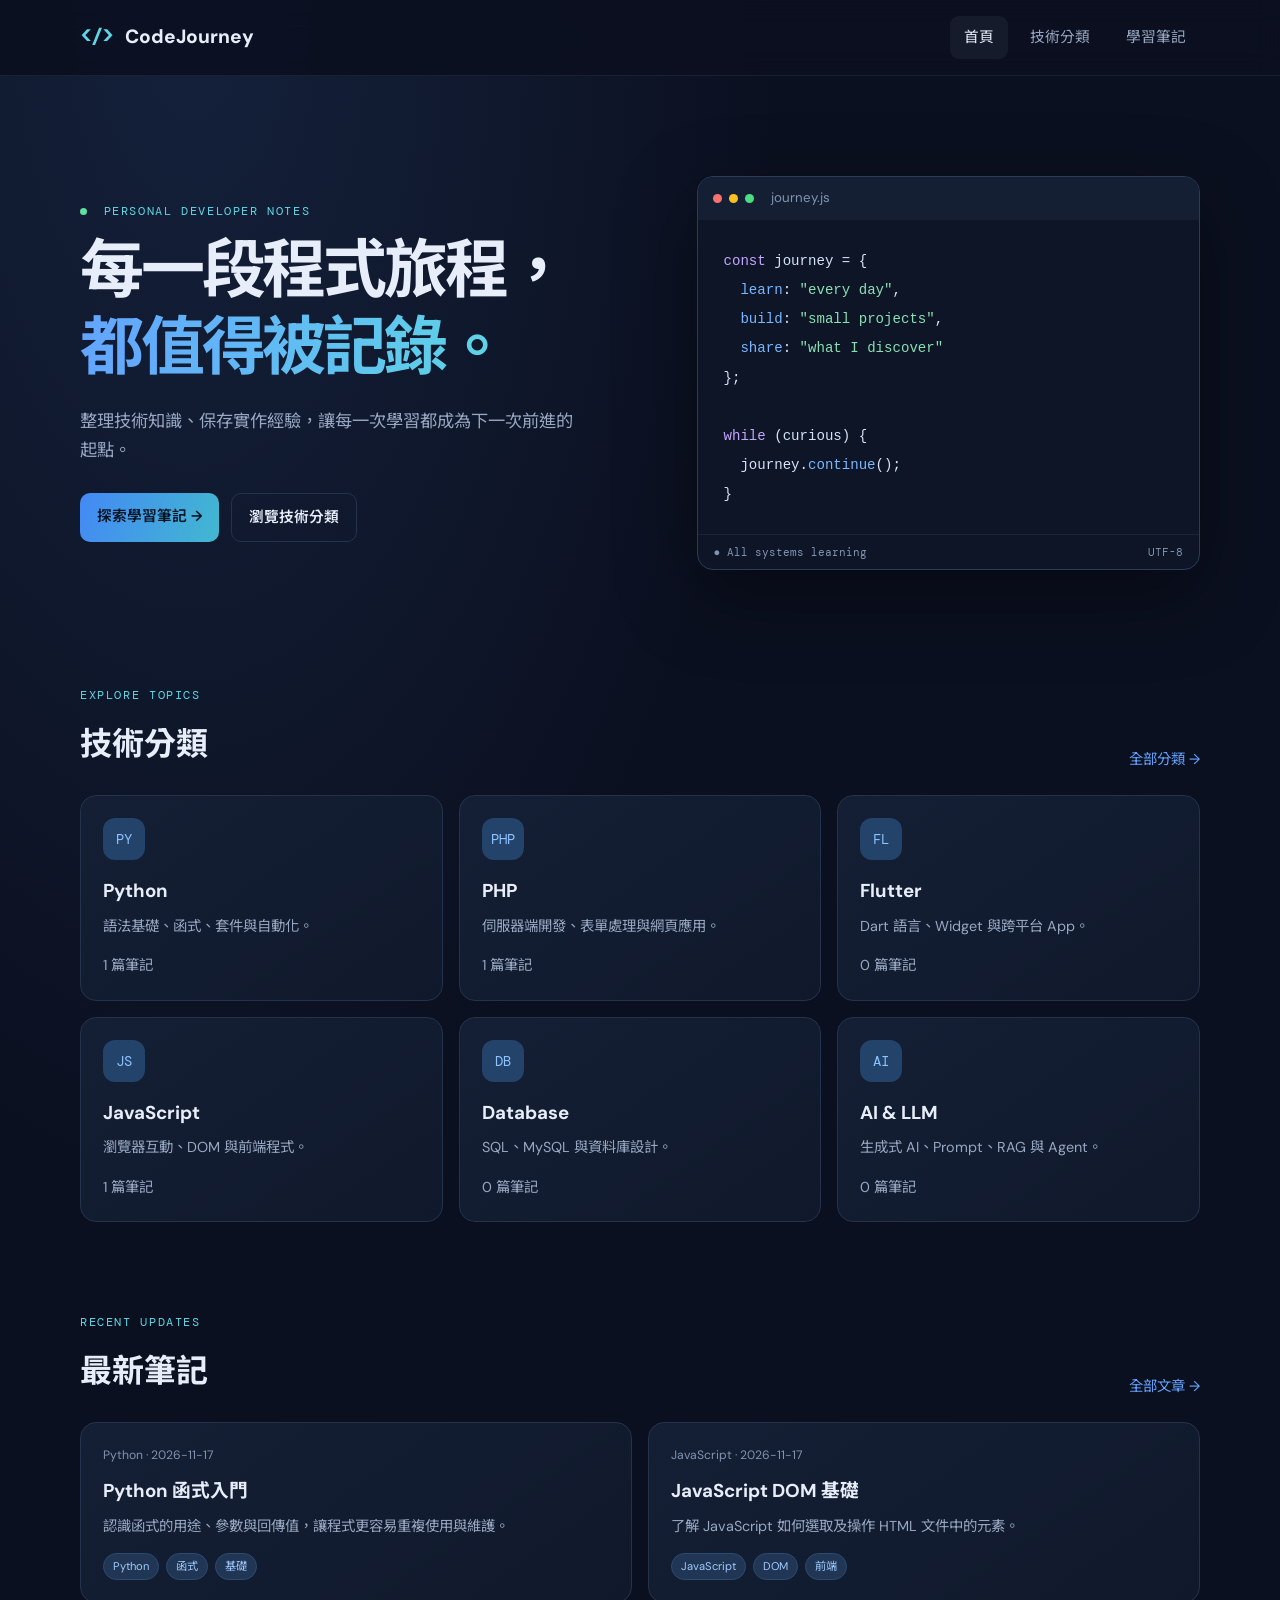
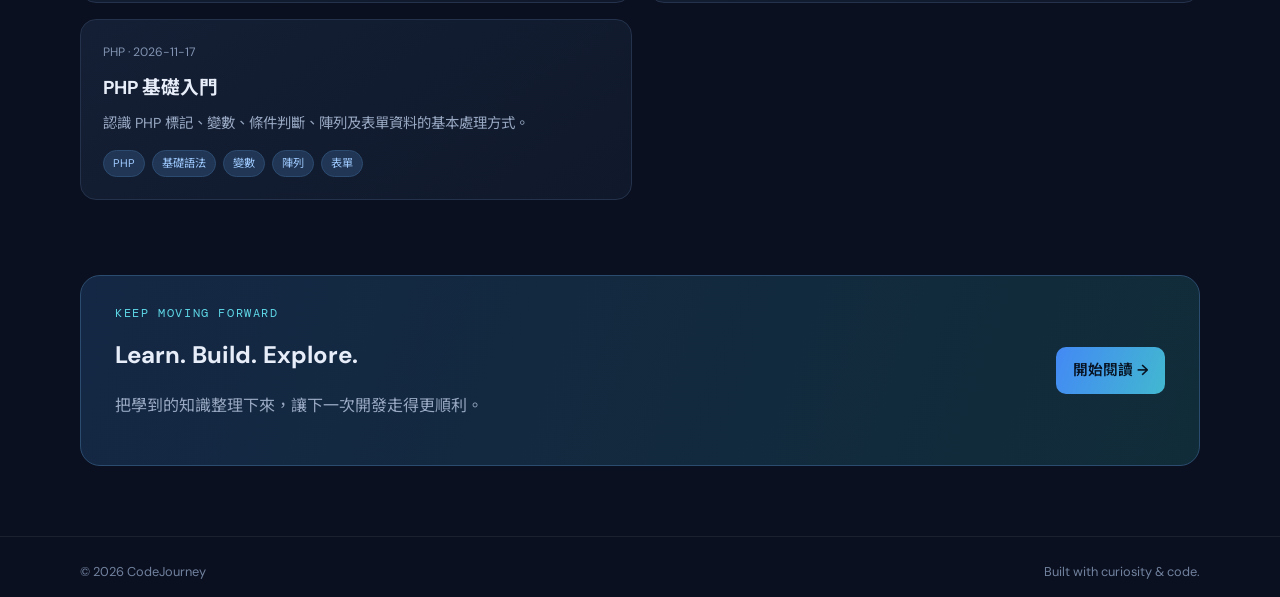
<file: index.html>
<!doctype html>
<html lang="zh-Hant"><head><meta charset="utf-8"><meta name="viewport" content="width=device-width,initial-scale=1"><meta name="description" content="CodeJourney 程式技術學習筆記"><title>CodeJourney｜程式學習紀錄</title><link rel="stylesheet" href="assets/css/style.css"></head>
<body>
<header class="site-header"><a class="brand" href="index.html"><span class="brand-mark">&lt;/&gt;</span> CodeJourney</a><button class="menu-toggle" aria-label="開啟導覽選單" aria-expanded="false">☰</button><nav class="main-nav"><a class="active" href="index.html">首頁</a><a href="categories.html">技術分類</a><a href="articles.html">學習筆記</a></nav></header>
<main><section class="hero container"><div><p class="eyebrow"><span class="status-dot"></span> PERSONAL DEVELOPER NOTES</p><h1>每一段程式旅程，<br><span class="gradient-text">都值得被記錄。</span></h1><p class="hero-description">整理技術知識、保存實作經驗，讓每一次學習都成為下一次前進的起點。</p><div class="hero-actions"><a class="button button-primary" href="articles.html">探索學習筆記 →</a><a class="button button-quiet" href="categories.html">瀏覽技術分類</a></div></div>
<div class="code-window"><div class="window-bar"><i></i><i></i><i></i><small>journey.js</small></div><pre><code><span class="purple">const</span> journey = {
  <span class="blue">learn</span>: <span class="green">"every day"</span>,
  <span class="blue">build</span>: <span class="green">"small projects"</span>,
  <span class="blue">share</span>: <span class="green">"what I discover"</span>
};

<span class="purple">while</span> (curious) {
  journey.<span class="blue">continue</span>();
}</code></pre><div class="code-footer">● All systems learning <span>UTF-8</span></div></div></section>
<section class="container section-block"><div class="section-heading"><div><p class="eyebrow">EXPLORE TOPICS</p><h2>技術分類</h2></div><a class="text-link" href="categories.html">全部分類 →</a></div><div id="home-categories" class="category-grid"></div></section>
<section class="container section-block"><div class="section-heading"><div><p class="eyebrow">RECENT UPDATES</p><h2>最新筆記</h2></div><a class="text-link" href="articles.html">全部文章 →</a></div><div id="home-articles" class="article-grid"></div></section>
<section class="container callout"><div><p class="eyebrow">KEEP MOVING FORWARD</p><h2>Learn. Build. Explore.</h2><p>把學到的知識整理下來，讓下一次開發走得更順利。</p></div><a class="button button-primary" href="articles.html">開始閱讀 →</a></section></main>
<footer class="site-footer"><span>© <span id="year"></span> CodeJourney</span><span>Built with curiosity & code.</span></footer><script src="assets/js/main.js"></script><script src="assets/js/home.js"></script></body></html>
</file>
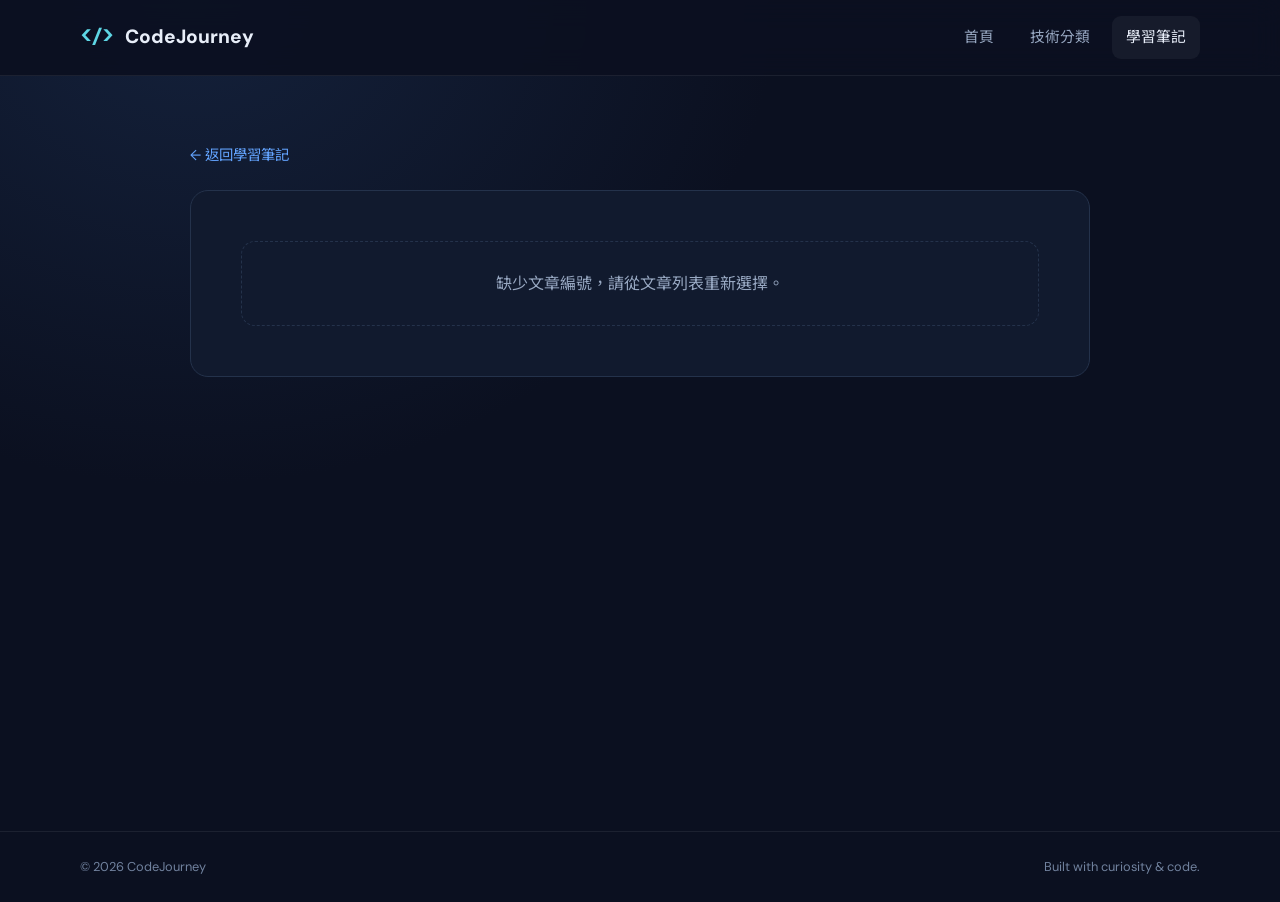
<file: article.html>
<!doctype html><html lang="zh-Hant"><head><meta charset="utf-8"><meta name="viewport" content="width=device-width,initial-scale=1"><title>文章內容｜CodeJourney</title><link rel="stylesheet" href="assets/css/style.css"></head><body><header class="site-header"><a class="brand" href="index.html"><span class="brand-mark">&lt;/&gt;</span> CodeJourney</a><button class="menu-toggle" aria-label="開啟導覽選單" aria-expanded="false">☰</button><nav class="main-nav"><a href="index.html">首頁</a><a href="categories.html">技術分類</a><a class="active" href="articles.html">學習筆記</a></nav></header><main class="container page-main article-page"><a class="back-link" href="articles.html">← 返回學習筆記</a><article id="article-content" class="article-content"><p class="muted">正在載入文章...</p></article></main><footer class="site-footer"><span>© <span id="year"></span> CodeJourney</span><span>Built with curiosity & code.</span></footer><script src="assets/js/main.js"></script><script src="assets/js/article.js"></script></body></html>
</file>
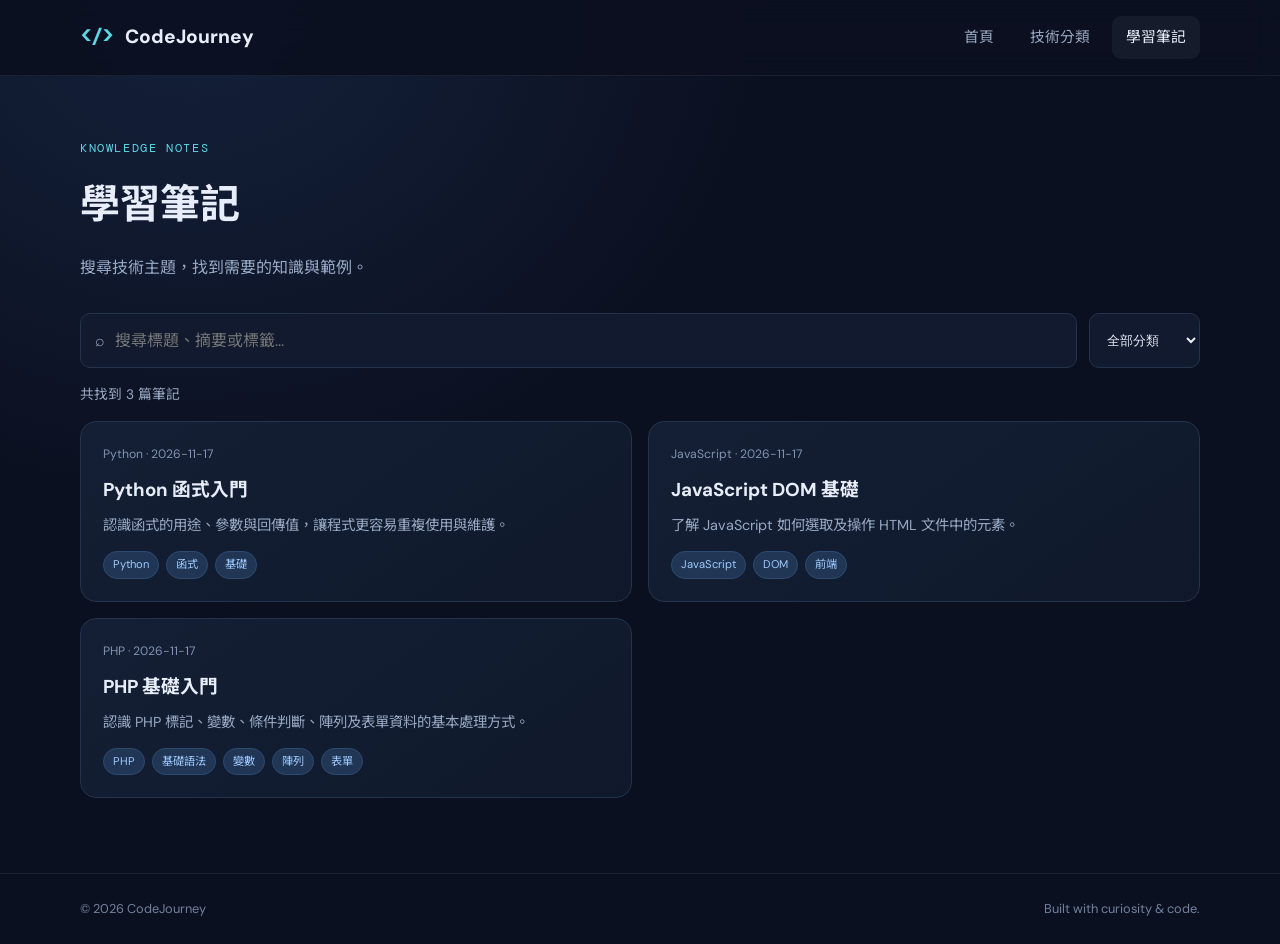
<file: articles.html>
<!doctype html><html lang="zh-Hant"><head><meta charset="utf-8"><meta name="viewport" content="width=device-width,initial-scale=1"><title>學習筆記｜CodeJourney</title><link rel="stylesheet" href="assets/css/style.css"></head><body><header class="site-header"><a class="brand" href="index.html"><span class="brand-mark">&lt;/&gt;</span> CodeJourney</a><button class="menu-toggle" aria-label="開啟導覽選單" aria-expanded="false">☰</button><nav class="main-nav"><a href="index.html">首頁</a><a href="categories.html">技術分類</a><a class="active" href="articles.html">學習筆記</a></nav></header><main class="container page-main"><div class="page-intro"><p class="eyebrow">KNOWLEDGE NOTES</p><h1>學習筆記</h1><p>搜尋技術主題，找到需要的知識與範例。</p></div><div class="filter-bar"><label class="search-box">⌕ <input id="article-search" type="search" placeholder="搜尋標題、摘要或標籤..." aria-label="搜尋文章"></label><select id="category-filter" aria-label="依分類篩選"><option value="all">全部分類</option></select></div><p id="result-count" class="result-count"></p><div id="article-list" class="article-grid"></div></main><footer class="site-footer"><span>© <span id="year"></span> CodeJourney</span><span>Built with curiosity & code.</span></footer><script src="assets/js/main.js"></script><script src="assets/js/articles.js"></script></body></html>
</file>
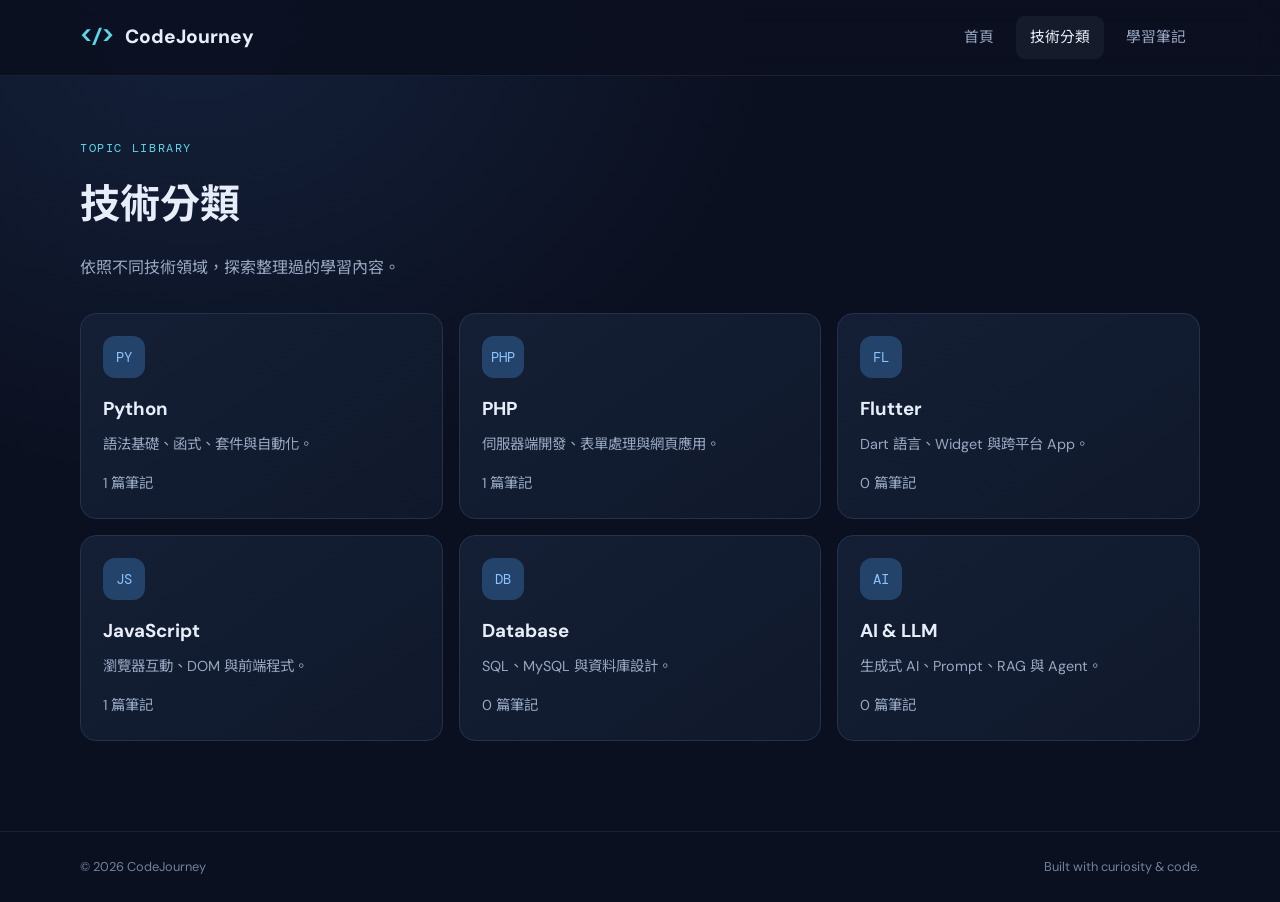
<file: categories.html>
<!doctype html><html lang="zh-Hant"><head><meta charset="utf-8"><meta name="viewport" content="width=device-width,initial-scale=1"><title>技術分類｜CodeJourney</title><link rel="stylesheet" href="assets/css/style.css"></head><body><header class="site-header"><a class="brand" href="index.html"><span class="brand-mark">&lt;/&gt;</span> CodeJourney</a><button class="menu-toggle" aria-label="開啟導覽選單" aria-expanded="false">☰</button><nav class="main-nav"><a href="index.html">首頁</a><a class="active" href="categories.html">技術分類</a><a href="articles.html">學習筆記</a></nav></header><main class="container page-main"><div class="page-intro"><p class="eyebrow">TOPIC LIBRARY</p><h1>技術分類</h1><p>依照不同技術領域，探索整理過的學習內容。</p></div><div id="category-list" class="category-grid"></div></main><footer class="site-footer"><span>© <span id="year"></span> CodeJourney</span><span>Built with curiosity & code.</span></footer><script src="assets/js/main.js"></script><script src="assets/js/categories.js"></script></body></html>
</file>
<file: assets/css/style.css>
@import url("https://fonts.googleapis.com/css2?family=DM+Mono:wght@400;500&family=DM+Sans:wght@400;500;600;700&family=Noto+Sans+TC:wght@400;500;600;700;800&display=swap");
:root {
  --bg: #0b1020;
  --surface: #111a2e;
  --surface2: #16223a;
  --border: #24324b;
  --text: #e8eef9;
  --muted: #98a8c2;
  --blue: #63a4ff;
  --cyan: #5ed6e5;
  --max: 1120px;
  --radius: 16px;
}
* {
  box-sizing: border-box;
}
body {
  margin: 0;
  background:
    radial-gradient(ellipse at 15% 0%, #14213b 0, transparent 38%), var(--bg);
  color: var(--text);
  font-family: "DM Sans", "Noto Sans TC", sans-serif;
  line-height: 1.7;
}
a {
  color: inherit;
  text-decoration: none;
}
.container {
  width: min(var(--max), calc(100% - 48px));
  margin: auto;
}
.site-header {
  height: 76px;
  display: flex;
  align-items: center;
  justify-content: space-between;
  padding: 0 max(24px, calc((100% - var(--max)) / 2));
  border-bottom: 1px solid #ffffff12;
  background: #0b1020e8;
  position: sticky;
  top: 0;
  z-index: 5;
  backdrop-filter: blur(14px);
}
.brand {
  font-size: 1.2rem;
  font-weight: 800;
}
.brand-mark {
  color: var(--cyan);
  font-family: "DM Mono", monospace;
  margin-right: 8px;
}
.main-nav {
  display: flex;
  gap: 8px;
}
.main-nav a {
  color: var(--muted);
  padding: 9px 14px;
  border-radius: 9px;
  font-size: 0.92rem;
}
.main-nav a:hover,
.main-nav a.active {
  color: var(--text);
  background: #ffffff0d;
}
.menu-toggle {
  display: none;
  background: none;
  color: var(--text);
  border: 1px solid var(--border);
  border-radius: 8px;
  padding: 7px 10px;
}
.hero {
  display: grid;
  grid-template-columns: 1.05fr 0.95fr;
  gap: 60px;
  align-items: center;
  padding-top: 100px;
  padding-bottom: 90px;
  min-height: 540px;
}
.eyebrow {
  font:
    0.72rem "DM Mono",
    monospace;
  letter-spacing: 0.14em;
  color: var(--cyan);
  margin: 0 0 14px;
}
.status-dot {
  display: inline-block;
  width: 7px;
  height: 7px;
  background: #5ee0a0;
  border-radius: 50%;
  margin-right: 8px;
}
.hero h1 {
  font-size: clamp(2.5rem, 5vw, 4.2rem);
  line-height: 1.2;
  letter-spacing: -0.05em;
  margin: 0 0 20px;
}
.gradient-text {
  background: linear-gradient(100deg, var(--blue), var(--cyan));
  color: transparent;
  background-clip: text;
}
.hero-description {
  color: var(--muted);
  max-width: 500px;
  font-size: 1.08rem;
}
.hero-actions {
  display: flex;
  gap: 12px;
  flex-wrap: wrap;
  margin-top: 28px;
}
.button {
  display: inline-flex;
  padding: 11px 17px;
  border-radius: 10px;
  font-weight: 600;
  font-size: 0.92rem;
  gap: 10px;
}
.button-primary {
  background: linear-gradient(110deg, #4389f5, #42b8d0);
  color: #071322;
}
.button-quiet {
  border: 1px solid var(--border);
}
.code-window {
  background: #0d1527;
  border: 1px solid #2b3c5a;
  border-radius: 16px;
  overflow: hidden;
  box-shadow: 0 25px 80px #0006;
}
.window-bar {
  height: 43px;
  background: #151f33;
  display: flex;
  align-items: center;
  gap: 7px;
  padding: 0 15px;
}
.window-bar i {
  width: 9px;
  height: 9px;
  border-radius: 50%;
  background: #f87171;
}
.window-bar i:nth-child(2) {
  background: #fbbf24;
}
.window-bar i:nth-child(3) {
  background: #4ade80;
}
.window-bar small {
  margin-left: 10px;
  color: #8294b3;
}
.code-window pre {
  padding: 26px;
  margin: 0;
  overflow: auto;
  color: #d7e3f7;
  font:
    0.88rem/2 "DM Mono",
    monospace;
}
.purple {
  color: #c4a5ff;
}
.blue {
  color: #79b8ff;
}
.green {
  color: #8be0b2;
}
.code-footer {
  padding: 10px 16px;
  border-top: 1px solid #ffffff10;
  color: #8294b3;
  font:
    0.7rem "DM Mono",
    monospace;
  display: flex;
  justify-content: space-between;
}
.section-block {
  padding: 28px 0 65px;
}
.section-heading {
  display: flex;
  align-items: end;
  justify-content: space-between;
  margin-bottom: 23px;
}
.section-heading h2,
.page-intro h1 {
  font-size: 2rem;
  margin: 0;
}
.text-link,
.back-link {
  color: var(--blue);
  font-size: 0.9rem;
}
.category-grid {
  display: grid;
  grid-template-columns: repeat(3, 1fr);
  gap: 16px;
}
.category-card,
.article-card {
  background: linear-gradient(145deg, #141f35, #10192b);
  border: 1px solid var(--border);
  border-radius: var(--radius);
  padding: 22px;
  transition: 0.2s;
}
.category-card:hover,
.article-card:hover {
  border-color: #477fba;
  transform: translateY(-3px);
}
.category-icon {
  width: 42px;
  height: 42px;
  display: grid;
  place-items: center;
  background: #24436a;
  color: #8dc3ff;
  border-radius: 12px;
  font:
    0.9rem "DM Mono",
    monospace;
  margin-bottom: 15px;
}
.category-card h3,
.article-card h3 {
  margin: 0 0 7px;
}
.category-card p,
.article-card p {
  margin: 0;
  color: var(--muted);
  font-size: 0.9rem;
}
.card-meta {
  display: flex;
  gap: 9px;
  color: #8193b0;
  font-size: 0.76rem;
  margin-bottom: 10px;
}
.article-grid {
  display: grid;
  grid-template-columns: repeat(2, 1fr);
  gap: 16px;
}
.article-card {
  display: block;
}
.tags {
  display: flex;
  gap: 7px;
  flex-wrap: wrap;
  margin-top: 14px;
}
.tag {
  font-size: 0.7rem;
  color: #9fcaff;
  background: #203654;
  border: 1px solid #2c4b70;
  border-radius: 99px;
  padding: 3px 9px;
}
.callout {
  border: 1px solid #2b4c6e;
  background: linear-gradient(110deg, #142744, #112c39);
  border-radius: 20px;
  padding: 30px 34px;
  margin: 10px auto 70px;
  display: flex;
  align-items: center;
  justify-content: space-between;
  gap: 20px;
}
.callout h2 {
  margin: 0;
}
.callout p:last-child {
  color: var(--muted);
}
.site-footer {
  border-top: 1px solid #ffffff12;
  padding: 24px max(24px, calc((100% - var(--max)) / 2));
  display: flex;
  justify-content: space-between;
  color: #71829e;
  font-size: 0.8rem;
}
.page-main {
  min-height: calc(100vh - 145px);
  padding-top: 65px;
  padding-bottom: 75px;
}
.page-intro {
  margin-bottom: 32px;
}
.page-intro h1 {
  font-size: 2.5rem;
}
.page-intro > p:last-child,
.muted {
  color: var(--muted);
}
.filter-bar {
  display: flex;
  gap: 12px;
  margin-bottom: 15px;
}
.search-box {
  display: flex;
  align-items: center;
  gap: 10px;
  flex: 1;
  background: var(--surface);
  border: 1px solid var(--border);
  border-radius: 10px;
  padding: 0 14px;
  color: var(--muted);
}
.search-box input {
  width: 100%;
  background: transparent;
  border: 0;
  outline: 0;
  color: var(--text);
  padding: 13px 0;
  font: inherit;
}
.filter-bar select {
  background: var(--surface);
  border: 1px solid var(--border);
  border-radius: 10px;
  color: var(--text);
  padding: 0 13px;
}
.result-count {
  color: var(--muted);
  font-size: 0.86rem;
}
.article-page {
  max-width: 900px;
}
.article-content {
  background: var(--surface);
  border: 1px solid var(--border);
  border-radius: 18px;
  padding: clamp(22px, 5vw, 50px);
  margin-top: 22px;
}
.article-content h1 {
  font-size: 2.2rem;
}
.article-content h2 {
  margin-top: 32px;
  border-bottom: 1px solid var(--border);
  padding-bottom: 8px;
}
.article-content p,
.article-content li {
  color: #bdc9dc;
}
.article-content pre {
  background: #080e1b;
  border: 1px solid var(--border);
  padding: 18px;
  border-radius: 10px;
  overflow: auto;
}
.article-content code {
  font-family: "DM Mono", monospace;
}
.article-content :not(pre) > code {
  background: #24334c;
  padding: 2px 6px;
  border-radius: 5px;
  color: #a9d1ff;
}
.empty-state {
  grid-column: 1/-1;
  padding: 28px;
  text-align: center;
  border: 1px dashed var(--border);
  border-radius: 14px;
  color: var(--muted);
}
@media (max-width: 800px) {
  .hero {
    grid-template-columns: 1fr;
    gap: 35px;
    padding-top: 65px;
  }
  .category-grid {
    grid-template-columns: repeat(2, 1fr);
  }
  .menu-toggle {
    display: block;
  }
  .main-nav {
    display: none;
    position: absolute;
    top: 67px;
    left: 0;
    right: 0;
    background: #10192b;
    padding: 12px 24px;
    flex-direction: column;
  }
  .main-nav.open {
    display: flex;
  }
  .callout {
    align-items: flex-start;
    flex-direction: column;
  }
}
@media (max-width: 560px) {
  .container {
    width: calc(100% - 32px);
  }
  .category-grid,
  .article-grid {
    grid-template-columns: 1fr;
  }
  .filter-bar {
    flex-direction: column;
  }
  .filter-bar select {
    min-height: 44px;
  }
  .site-footer {
    flex-direction: column;
    gap: 6px;
  }
  .hero h1 {
    font-size: 2.6rem;
  }
}
</file>
